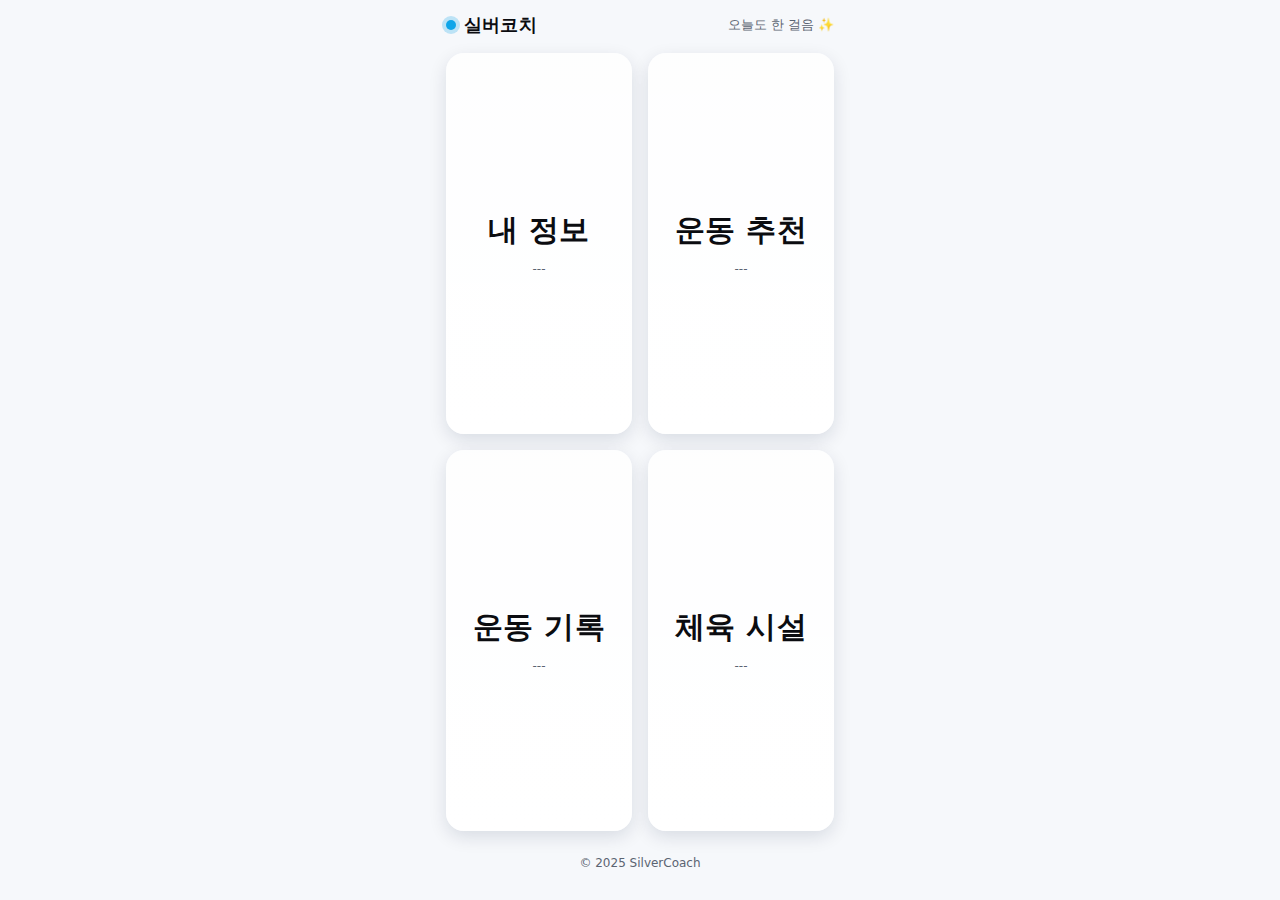
<file: index.html>
<!DOCTYPE html>
<html lang="ko">
<head>
  <meta charset="utf-8" />
  <meta name="viewport" content="width=device-width, initial-scale=1, viewport-fit=cover" />
  <meta name="theme-color" content="#0b0c10" />
  <title>실버코치 · 홈</title>
  <style>
    :root {
      --bg: #0b0c10;        /* 배경 (다크) */
      --card: #151922;      /* 카드 */
      --ink: #eef2f7;       /* 본문 텍스트 */
      --muted: #b5c0d0;     /* 보조 텍스트 */
      --accent: #5eead4;    /* 포인트 */
      --shadow: 0 6px 20px rgba(0,0,0,.25);
      --radius: 18px;
    }
    @media (prefers-color-scheme: light) {
      :root {
        --bg: #f6f8fb;
        --card: #ffffff;
        --ink: #0b0c10;
        --muted: #5b6472;
        --accent: #0ea5e9;
        --shadow: 0 6px 18px rgba(12, 27, 61, .12);
      }
      meta[name="theme-color"] { content: #f6f8fb; }
    }

    * { box-sizing: border-box; }
    html, body { height: 100%; }
    body {
      margin: 0;
      background: var(--bg);
      color: var(--ink);
      font: 16px/1.4 system-ui, -apple-system, Segoe UI, Roboto, Noto Sans KR, Apple SD Gothic Neo, Helvetica, Arial, sans-serif;
      -webkit-font-smoothing: antialiased;
      text-rendering: optimizeLegibility;
    }

    .app {
      min-height: 100svh; /* 모바일 주소창 높이 변화 대응 */
      padding: calc(12px + env(safe-area-inset-top)) 16px calc(16px + env(safe-area-inset-bottom));
      display: flex;
      flex-direction: column;
      gap: 12px;
    }

    .topbar {
      display: flex;
      align-items: center;
      justify-content: space-between;
    }
    .brand {
      font-size: 18px;
      font-weight: 700;
      letter-spacing: .2px;
      display:flex; gap:8px; align-items:center;
    }
    .brand .dot { width:10px; height:10px; border-radius:50%; background: var(--accent); box-shadow: 0 0 0 4px color-mix(in srgb, var(--accent) 25%, transparent); }

    .subtitle { color: var(--muted); font-size: 13px; }

    .grid {
      display: grid;
      grid-template-columns: repeat(2, 1fr);  /* 2열 균등 */
      grid-template-rows: repeat(2, 1fr);     /* 2행 균등 */
      gap: 16px;                              /* 버튼 사이 여백 */
      margin-top: 4px;
      flex: 1; /* 남는 공간 전체 차지 */
    }

    .tile {
      position: relative;
      display: flex;
      align-items: center;
      justify-content: center;
      flex-direction: column;
      gap: 10px;
      text-decoration: none;
      color: inherit;
      background: linear-gradient(180deg, color-mix(in srgb, var(--card) 86%, transparent), var(--card));
      border-radius: var(--radius);
      box-shadow: var(--shadow);
      padding: 16px;
      touch-action: manipulation;
      -webkit-tap-highlight-color: transparent;
      outline: none;
      min-height: 0;   /* grid 비율 계산 방해 안 하도록 */
    }
    .tile:focus-visible { box-shadow: 0 0 0 3px color-mix(in srgb, var(--accent) 60%, transparent), var(--shadow); }
    .tile:active { transform: translateY(1px) scale(0.997); }

    .tile .icon { width: 42px; height: 42px; }
    .tile .label { font-weight: 700; font-size: 30px; letter-spacing: .2px; }
    .tile .hint { font-size: 12px; color: var(--muted); }

    .row { display:flex; align-items:center; gap:10px; }

    .footer { text-align:center; color: var(--muted); font-size: 12px; margin-top: 12px; }

    /* 큰 손가락 터치 고려: 최소 터치영역 48px 이상 */
    .tile { min-height: 120px; }

    @media (min-width: 480px) {
      .app { max-width: 420px; margin: 0 auto; }
    }
  </style>
</head>
<body>
  <main class="app" role="application" aria-label="실버코치 홈 화면">
    <header class="topbar">
      <div class="brand" aria-label="실버코치">
        <span class="dot" aria-hidden="true"></span>
        실버코치
      </div>
      <div class="subtitle">오늘도 한 걸음 ✨</div>
    </header>

    <section class="grid" aria-label="메인 메뉴">
      <a class="tile" href="myinfo.html" role="button" aria-label="내 정보">
        <span class="label">내 정보</span>
        <span class="hint">---</span>
      </a>

      <a class="tile" href="recommend.html" role="button" aria-label="운동 추천">
        <span class="label">운동 추천</span>
        <span class="hint">---</span>
      </a>

      <a class="tile" href="record.html" role="button" aria-label="운동 기록">
        <span class="label">운동 기록</span>
        <span class="hint">---</span>
      </a>

      <a class="tile" href="facility.html" role="button" aria-label="체육 시설">
        <span class="label">체육 시설</span>
        <span class="hint">---</span>
      </a>
    </section>

    <p class="footer" aria-hidden="true">© 2025 SilverCoach</p>
  </main>
</body>
</html>
</file>
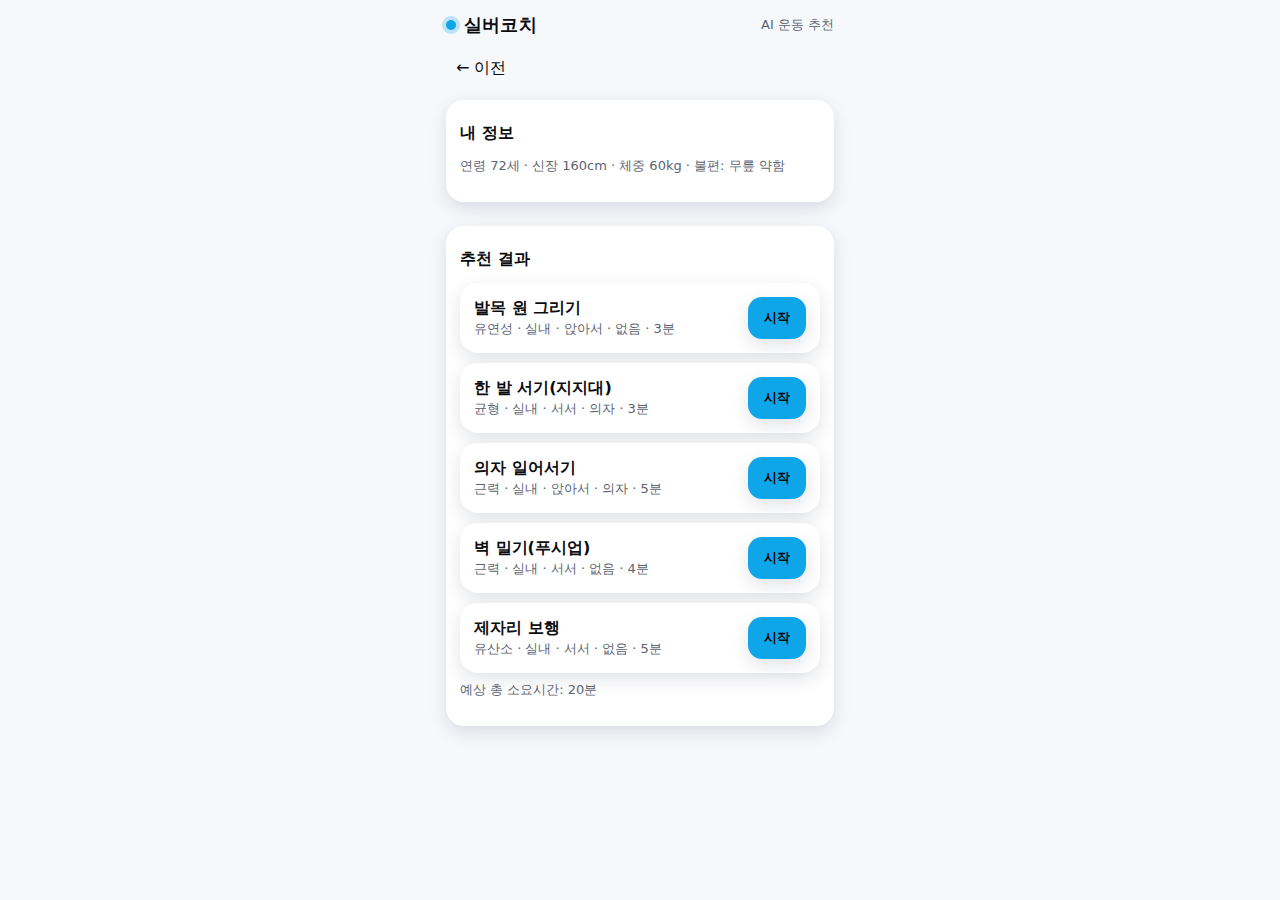
<file: AIrecommend.html>
<!DOCTYPE html>
<html lang="ko">
<head>
  <meta charset="utf-8" />
  <meta name="viewport" content="width=device-width, initial-scale=1, viewport-fit=cover" />
  <meta name="theme-color" content="#0b0c10" />
  <title>실버코치 · AI 운동 추천</title>
  <style>
    :root { --bg:#0b0c10; --card:#151922; --ink:#eef2f7; --muted:#b5c0d0; --accent:#5eead4; --danger:#ef4444; --shadow:0 6px 20px rgba(0,0,0,.25); --radius:18px; }
    @media (prefers-color-scheme: light){
      :root { --bg:#f6f8fb; --card:#fff; --ink:#0b0c10; --muted:#5b6472; --accent:#0ea5e9; --danger:#dc2626; --shadow:0 6px 18px rgba(12,27,61,.12); }
      meta[name="theme-color"]{ content:#f6f8fb; }
    }
    *{ box-sizing:border-box; } html,body{ height:100%; }
    body{ margin:0; background:var(--bg); color:var(--ink);
      font:16px/1.4 system-ui,-apple-system,Segoe UI,Roboto,Noto Sans KR,Apple SD Gothic Neo,Helvetica,Arial,sans-serif;
      -webkit-font-smoothing:antialiased; text-rendering:optimizeLegibility; }
    .app{ min-height:100svh; padding:calc(12px + env(safe-area-inset-top)) 16px calc(16px + env(safe-area-inset-bottom)); display:flex; flex-direction:column; gap:12px; }
    .topbar{ display:flex; align-items:center; justify-content:space-between; gap:8px; }
    .brand{ font-size:18px; font-weight:700; letter-spacing:.2px; display:flex; gap:8px; align-items:center; text-decoration:none; color:inherit; }
    .dot{ width:10px; height:10px; border-radius:50%; background:var(--accent); box-shadow:0 0 0 4px color-mix(in srgb, var(--accent) 25%, transparent); }
    .subtitle{ color:var(--muted); font-size:13px; }
    .toolbar{ display:flex; align-items:center; justify-content:space-between; gap:8px; }
    .back{ text-decoration:none; color:inherit; padding:8px 10px; border-radius:12px; }
    .card{ background:var(--card); border-radius:var(--radius); box-shadow:var(--shadow); padding:14px; }
    .section-title{ font-weight:700; margin: 8px 0 12px; }
    .mutetext{ color:var(--muted); font-size:13px; }
    .btn{ appearance:none; border:0; border-radius:14px; padding:12px 16px; font-weight:700; cursor:pointer; background:var(--accent); color:#0b0c10; box-shadow:var(--shadow); }
    @media (min-width:480px){ .app{ max-width:420px; margin:0 auto; } }

  </style>
</head>
<body>
  <main class="app">
    <header class="topbar">
      <a class="brand" href="index.html"><span class="dot"></span><span>실버코치</span></a>
      <div class="subtitle">AI 운동 추천</div>
    </header>

    <div class="toolbar">
      <a class="back" href="recommend.html">← 이전</a>
      <span></span>
    </div>

    <section class="card">
      <div class="section-title">내 정보</div>
      <p id="uinfo" class="mutetext">—</p>
    </section>

    <section class="card" style="margin-top:12px;">
      <div class="section-title">추천 결과</div>
      <div id="rec-list" style="display:grid; gap:10px;"></div>
      <p class="mutetext" id="total-time" style="margin-top:8px;"></p>
    </section>
  </main>

  <script>
    const KEY_USER='silvercoach.user';
    const KEY_LOGS='silvercoach.logs';

    function defaultUser(){
      return { name:'홍길동', phone:'010-1234-5678', age:72, heightCm:160, weightKg:60, discomfort:'무릎 약함' };
    }
    function loadUser(){ try{ return JSON.parse(localStorage.getItem(KEY_USER)) || defaultUser(); }catch(e){ return defaultUser(); } }
    function loadLogs(){ try{ return JSON.parse(localStorage.getItem(KEY_LOGS)) || []; }catch(e){ return []; } }
    function saveLogs(a){ localStorage.setItem(KEY_LOGS, JSON.stringify(a)); }

    // 운동 DB (데모)
    const EX = [
      { id:'warm_ankle', name:'발목 원 그리기', cat:'유연성', place:'실내', posture:'앉아서', tool:'없음', duration:180, tags:['제자리'], caution:[] },
      { id:'chair_sts', name:'의자 일어서기', cat:'근력', place:'실내', posture:'앉아서', tool:'의자', duration:300, tags:['제자리'], caution:['허리'] },
      { id:'wall_push', name:'벽 밀기(푸시업)', cat:'근력', place:'실내', posture:'서서', tool:'없음', duration:240, tags:['제자리'], caution:['어깨'] },
      { id:'march', name:'제자리 보행', cat:'유산소', place:'실내', posture:'서서', tool:'없음', duration:300, tags:['제자리'], caution:[] },
      { id:'balance_hold', name:'한 발 서기(지지대)', cat:'균형', place:'실내', posture:'서서', tool:'의자', duration:180, tags:['제자리'], caution:['낙상'] },
      { id:'walk_out', name:'실외 걷기', cat:'유산소', place:'실외', posture:'서서', tool:'없음', duration:900, tags:['이동'], caution:['무릎'] }
    ];

    function bmi(hCm, wKg){
      const m = (hCm||0)/100; if(!m) return null; return wKg ? (wKg/(m*m)) : null;
    }

    function recommend(u){
      // 기본 규칙: 실내 저충격 위주, 균형/근력/유연성 + 가벼운 유산소
      const knee = (u.discomfort||'').includes('무릎');
      const back = (u.discomfort||'').includes('허리');
      const shoulder = (u.discomfort||'').includes('어깨');
      const x = [];
      // 준비운동
      x.push('warm_ankle');
      // 균형
      x.push('balance_hold');
      // 근력: 허리 언급 시 의자 일어서기 반복 수를 보수적으로
      x.push('chair_sts');
      // 상체 근력: 어깨 불편시 벽밀기 제외
      if(!shoulder) x.push('wall_push');
      // 유산소: 무릎 불편 or BMI 높은 경우 실내 제자리 보행, 아니면 실외 걷기
      const _bmi = bmi(u.heightCm, u.weightKg);
      const heavier = (_bmi && _bmi >= 27);
      if(knee || heavier){ x.push('march'); } else { x.push('walk_out'); }
      // 중복 제거 & 실내 우선
      const ids = Array.from(new Set(x));
      let recs = ids.map(id=>EX.find(e=>e.id===id)).filter(Boolean);
      if(knee) recs = recs.filter(e=>!e.tags.includes('이동')); // 무릎이면 이동 제외
      return recs;
    }

    function fmtSec(s){ const m=Math.floor(s/60), r=s%60; return (m?m+'분 ':'')+(r?r+'초':''); }

    function render(){
      const u = loadUser();
      document.getElementById('uinfo').textContent =
        `연령 ${u.age||'—'}세 · 신장 ${u.heightCm||'—'}cm · 체중 ${u.weightKg||'—'}kg · 불편: ${u.discomfort||'없음'}`;

      const recs = recommend(u);
      const wrap = document.getElementById('rec-list');
      wrap.innerHTML = '';
      let total = 0;

      recs.forEach(ex=>{
        total += ex.duration;
        const el = document.createElement('div');
        el.className='card';
        el.innerHTML = `
          <div style="display:flex; justify-content:space-between; align-items:center; gap:10px;">
            <div>
              <div style="font-weight:700;">${ex.name}</div>
              <div class="mutetext">${ex.cat} · ${ex.place} · ${ex.posture} · ${ex.tool} · ${fmtSec(ex.duration)}</div>
            </div>
            <button class="btn" data-start="${ex.id}">시작</button>
          </div>`;
        wrap.appendChild(el);
      });

      document.getElementById('total-time').textContent = `예상 총 소요시간: ${fmtSec(total)}`;

      wrap.querySelectorAll('[data-start]').forEach(btn=>{
        btn.addEventListener('click', e=>{
          const id = e.currentTarget.getAttribute('data-start');
          const ex = EX.find(z=>z.id===id);
          const now = new Date();
          const log = {
            date: now.toISOString().slice(0,10),
            startTime: now.toTimeString().slice(0,5),
            name: ex.name, durationSec: ex.duration, completed: true,
            memo: 'AI 추천 실행', rpe:'보통', pain:false, dizzy:false
          };
          const logs = loadLogs(); logs.push(log); saveLogs(logs);
          alert('기록이 저장되었습니다.');
        });
      });
    }
    render();
  </script>
</body>
</html>
</file>
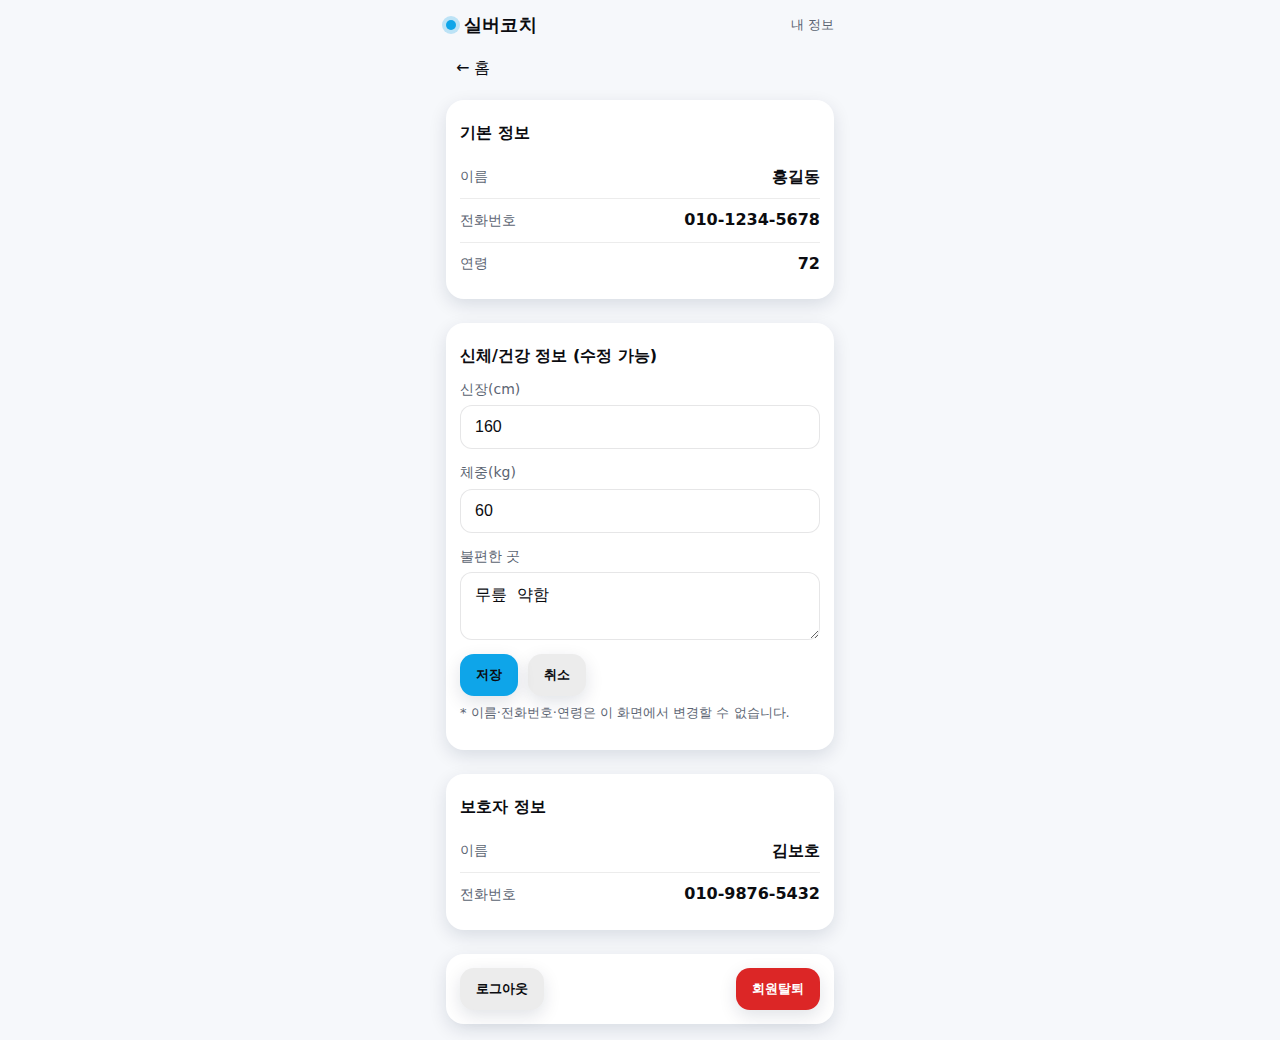
<file: myinfo.html>
<!DOCTYPE html>
<html lang="ko">
<head>
  <meta charset="utf-8" />
  <meta name="viewport" content="width=device-width, initial-scale=1, viewport-fit=cover" />
  <meta name="theme-color" content="#0b0c10" />
  <title>실버코치 · 내 정보</title>
  <style>

    :root {
      --bg: #0b0c10;        /* 배경 (다크) */
      --card: #151922;      /* 카드 */
      --ink: #eef2f7;       /* 본문 텍스트 */
      --muted: #b5c0d0;     /* 보조 텍스트 */
      --accent: #5eead4;    /* 포인트 */
      --danger: #ef4444;    /* 경고 */
      --shadow: 0 6px 20px rgba(0,0,0,.25);
      --radius: 18px;
    }
    @media (prefers-color-scheme: light) {
      :root {
        --bg: #f6f8fb;
        --card: #ffffff;
        --ink: #0b0c10;
        --muted: #5b6472;
        --accent: #0ea5e9;
        --danger: #dc2626;
        --shadow: 0 6px 18px rgba(12, 27, 61, .12);
      }
      meta[name="theme-color"] { content: #f6f8fb; }
    }

    * { box-sizing: border-box; }
    html, body { height: 100%; }
    body {
      margin: 0;
      background: var(--bg);
      color: var(--ink);
      font: 16px/1.4 system-ui, -apple-system, Segoe UI, Roboto, Noto Sans KR, Apple SD Gothic Neo, Helvetica, Arial, sans-serif;
      -webkit-font-smoothing: antialiased;
      text-rendering: optimizeLegibility;
    }

    .app {
      min-height: 100svh;
      padding: calc(12px + env(safe-area-inset-top)) 16px calc(16px + env(safe-area-inset-bottom));
      display: flex;
      flex-direction: column;
      gap: 12px;
    }

    .topbar {
      display: flex;
      align-items: center;
      justify-content: space-between;
      gap: 8px;
    }
    .brand {
      font-size: 18px;
      font-weight: 700;
      letter-spacing: .2px;
      display:flex; gap:8px; align-items:center;
      text-decoration: none; color: inherit;
    }
    .brand .dot { width:10px; height:10px; border-radius:50%; background: var(--accent); box-shadow: 0 0 0 4px color-mix(in srgb, var(--accent) 25%, transparent); }
    .subtitle { color: var(--muted); font-size: 13px; }

    .toolbar { display:flex; align-items:center; justify-content:space-between; gap:8px; }
    .back { text-decoration:none; color:inherit; padding:8px 10px; border-radius:12px; }

    .card { background: var(--card); border-radius: var(--radius); box-shadow: var(--shadow); padding: 14px; }
    .section-title { font-weight: 700; margin: 8px 0 12px; }
    .kv { display:grid; grid-template-columns: 1fr auto; gap: 10px; align-items:center; padding:10px 0; border-bottom:1px solid color-mix(in srgb, var(--ink) 8%, transparent); }
    .kv:last-child { border-bottom:0; }
    .k { color: var(--muted); font-size:14px; }
    .v { font-weight:600; }

    .field { display:grid; gap:6px; margin:10px 0 14px; }
    .input, .textarea {
      width:100%; background: color-mix(in srgb, var(--card) 86%, transparent);
      color: var(--ink); border:1px solid color-mix(in srgb, var(--ink) 10%, transparent);
      border-radius:12px; padding:12px 14px; font-size:16px;
    }
    .textarea { min-height:68px; resize: vertical; }

    .btnrow { display:flex; gap:10px; flex-wrap:wrap; }
    .btn {
      appearance:none; border:0; border-radius:14px; padding:12px 16px; font-weight:700; cursor:pointer;
      background: var(--accent); color:#0b0c10; box-shadow: var(--shadow);
    }
    .btn.secondary { background: color-mix(in srgb, var(--ink) 8%, transparent); color: var(--ink); }
    .btn.danger { background: var(--danger); color:#fff; }

    .muted { color: var(--muted); font-size: 13px; }

    @media (min-width: 480px) { .app { max-width: 420px; margin: 0 auto; } }
  </style>
</head>
<body>
  <main class="app" role="application" aria-label="실버코치 · 내 정보">
    <header class="topbar">
      <a class="brand" href="index.html" aria-label="실버코치 홈으로">
        <span class="dot" aria-hidden="true"></span>
        실버코치
      </a>
      <div class="subtitle">내 정보</div>
    </header>

    <div class="toolbar">
      <a class="back" href="index.html">← 홈</a>
      <span></span>
    </div>

    <!-- 기본 정보 (읽기 전용) -->
    <section class="card" aria-label="기본 정보">
      <div class="section-title">기본 정보</div>
      <div class="kv"><div class="k">이름</div><div class="v" id="v-name">—</div></div>
      <div class="kv"><div class="k">전화번호</div><div class="v" id="v-phone">—</div></div>
      <div class="kv"><div class="k">연령</div><div class="v" id="v-age">—</div></div>
    </section>

    <!-- 수정 가능 영역 -->
    <section class="card" aria-label="신체/건강 정보" style="margin-top:12px;">
      <div class="section-title">신체/건강 정보 (수정 가능)</div>
      <form id="form-myinfo" autocomplete="off">
        <div class="field">
          <label for="height" class="k">신장(cm)</label>
          <input id="height" class="input" type="number" step="0.1" inputmode="decimal" min="80" max="250" required />
        </div>
        <div class="field">
          <label for="weight" class="k">체중(kg)</label>
          <input id="weight" class="input" type="number" step="0.1" inputmode="decimal" min="20" max="200" required />
        </div>
        <div class="field">
          <label for="discomfort" class="k">불편한 곳</label>
          <textarea id="discomfort" class="textarea" placeholder="예: 오른쪽 무릎 통증, 허리 뻐근함"></textarea>
        </div>

        <div class="btnrow">
          <button type="submit" class="btn">저장</button>
          <button type="button" id="btn-cancel" class="btn secondary">취소</button>
        </div>
        <p class="muted" style="margin-top:8px;">* 이름·전화번호·연령은 이 화면에서 변경할 수 없습니다.</p>
      </form>
    </section>

    <!-- 보호자 정보 -->
    <section class="card" aria-label="보호자 정보" style="margin-top:12px;">
      <div class="section-title">보호자 정보</div>
      <div class="kv"><div class="k">이름</div><div class="v" id="v-guardian-name">—</div></div>
      <div class="kv"><div class="k">전화번호</div><div class="v" id="v-guardian-phone">—</div></div>
    </section>

    <!-- 로그아웃 / 회원탈퇴 -->
    <section class="card" aria-label="계정" style="margin-top:12px;">
      <div class="btnrow" style="justify-content:space-between;">
        <button class="btn secondary" id="btn-logout">로그아웃</button>
        <button class="btn danger" id="btn-withdraw">회원탈퇴</button>
      </div>
    </section>
  </main>

  <script>
    // ===== 데이터 저장소 =====
    const KEY = 'silvercoach.user';

    function defaultUser() {
      return {
        name: '홍길동',
        phone: '010-1234-5678',
        age: 72,
        heightCm: 160.0,
        weightKg: 60.0,
        discomfort: '무릎 약함',
        guardian: {
          name: '김보호',
          phone: '010-9876-5432'
        }
      };
    }

    function loadUser() {
      try {
        const raw = localStorage.getItem(KEY);
        return raw ? JSON.parse(raw) : defaultUser();
      } catch (e) {
        return defaultUser();
      }
    }

    function saveUser(u) {
      localStorage.setItem(KEY, JSON.stringify(u));
    }

    let user = loadUser();

    // ===== 화면 바인딩 =====
    function renderView() {
      // 읽기 전용 필드
      document.getElementById('v-name').textContent  = user.name  || '—';
      document.getElementById('v-phone').textContent = user.phone || '—';
      document.getElementById('v-age').textContent   = user.age ?? '—';

      // 보호자 정보
      document.getElementById('v-guardian-name').textContent  = user.guardian?.name  || '—';
      document.getElementById('v-guardian-phone').textContent = user.guardian?.phone || '—';

      // 수정 가능 입력값
      document.getElementById('height').value     = user.heightCm ?? '';
      document.getElementById('weight').value     = user.weightKg ?? '';
      document.getElementById('discomfort').value = user.discomfort ?? '';
    }

    renderView();

    // 저장
    document.getElementById('form-myinfo').addEventListener('submit', (e) => {
      e.preventDefault();

      const height = parseFloat(document.getElementById('height').value);
      const weight = parseFloat(document.getElementById('weight').value);
      const discomfort = document.getElementById('discomfort').value.trim();

      if (isNaN(height) || height < 80 || height > 250) {
        alert('신장은 80~250cm 사이의 숫자로 입력해 주세요.');
        return;
      }
      if (isNaN(weight) || weight < 20 || weight > 200) {
        alert('체중은 20~200kg 사이의 숫자로 입력해 주세요.');
        return;
      }

      user.heightCm = Math.round(height * 10) / 10;
      user.weightKg = Math.round(weight * 10) / 10;
      user.discomfort = discomfort;

      saveUser(user);
      alert('저장되었습니다.');
      renderView();
    });

    // 취소(입력값 되돌리기)
    document.getElementById('btn-cancel').addEventListener('click', () => {
      renderView();
      alert('변경을 취소했습니다.');
    });

    // 로그아웃 (데모)
    document.getElementById('btn-logout').addEventListener('click', () => {
      alert('로그아웃되었습니다. (데모)');
      location.href = 'index.html';
    });

    // 회원탈퇴 (데모)
    document.getElementById('btn-withdraw').addEventListener('click', () => {
      if (!confirm('정말 회원탈퇴 하시겠습니까?\n저장된 내 정보가 삭제됩니다.')) return;
      localStorage.removeItem(KEY);
      alert('회원탈퇴가 처리되었습니다. (데모)');
      location.href = 'index.html';
    });
  </script>
</body>
</html>
</file>
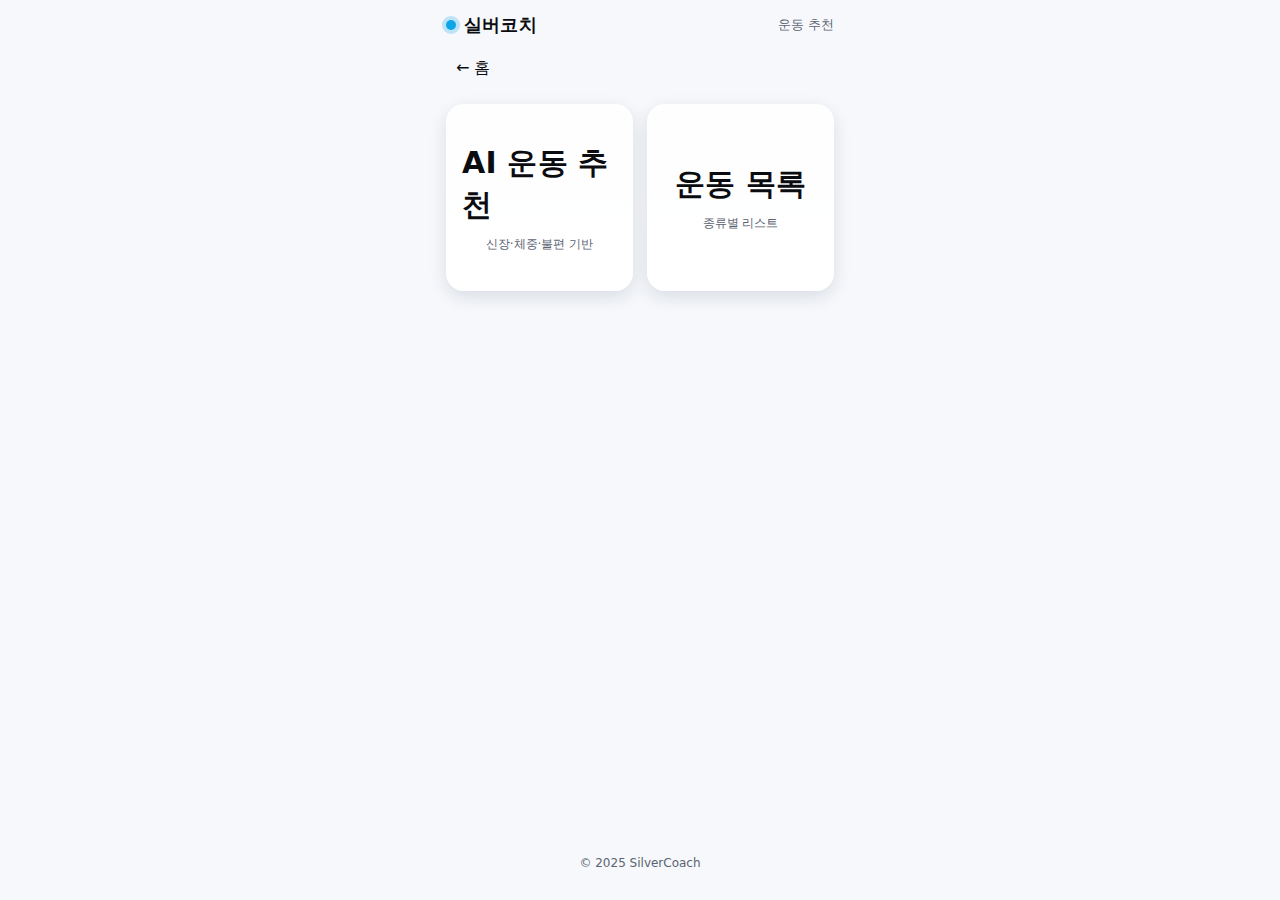
<file: recommend.html>
<!DOCTYPE html>
<html lang="ko">
<head>
  <meta charset="utf-8" />
  <meta name="viewport" content="width=device-width, initial-scale=1, viewport-fit=cover" />
  <meta name="theme-color" content="#0b0c10" />
  <title>실버코치 · 운동 추천</title>
  <style>
    :root {
      --bg: #0b0c10;        /* 배경 (다크) */
      --card: #151922;      /* 카드 */
      --ink: #eef2f7;       /* 본문 텍스트 */
      --muted: #b5c0d0;     /* 보조 텍스트 */
      --accent: #5eead4;    /* 포인트 */
      --shadow: 0 6px 20px rgba(0,0,0,.25);
      --radius: 18px;
    }
    @media (prefers-color-scheme: light) {
      :root {
        --bg: #f6f8fb;
        --card: #ffffff;
        --ink: #0b0c10;
        --muted: #5b6472;
        --accent: #0ea5e9;
        --shadow: 0 6px 18px rgba(12, 27, 61, .12);
      }
      meta[name="theme-color"] { content: #f6f8fb; }
    }

    * { box-sizing: border-box; }
    html, body { height: 100%; }
    body {
      margin: 0;
      background: var(--bg);
      color: var(--ink);
      font: 16px/1.4 system-ui, -apple-system, Segoe UI, Roboto, Noto Sans KR, Apple SD Gothic Neo, Helvetica, Arial, sans-serif;
      -webkit-font-smoothing: antialiased;
      text-rendering: optimizeLegibility;
    }

    .app {
      min-height: 100svh;
      padding: calc(12px + env(safe-area-inset-top)) 16px calc(16px + env(safe-area-inset-bottom));
      display: flex;
      flex-direction: column;
      gap: 12px;
    }

    .topbar {
      display: flex;
      align-items: center;
      justify-content: space-between;
    }
    .brand {
      font-size: 18px;
      font-weight: 700;
      letter-spacing: .2px;
      display:flex; gap:8px; align-items:center;
      text-decoration: none; color: inherit;
    }
    .brand .dot { width:10px; height:10px; border-radius:50%; background: var(--accent); box-shadow: 0 0 0 4px color-mix(in srgb, var(--accent) 25%, transparent); }
    .subtitle { color: var(--muted); font-size: 13px; }

    .grid {
      display: grid;
      grid-template-columns: repeat(2, minmax(0, 1fr));
      gap: 14px;
      margin-top: 4px;
      flex: 1;
    }

    .tile {
      position: relative;
      display: flex;
      align-items: center;
      justify-content: center;
      flex-direction: column;
      gap: 10px;
      text-decoration: none;
      color: inherit;
      background: linear-gradient(180deg, color-mix(in srgb, var(--card) 86%, transparent), var(--card));
      border-radius: var(--radius);
      box-shadow: var(--shadow);
      aspect-ratio: 1 / 1;
      padding: 16px;
      touch-action: manipulation;
      -webkit-tap-highlight-color: transparent;
      outline: none;
      min-height: 120px;
    }
    .tile:focus-visible { box-shadow: 0 0 0 3px color-mix(in srgb, var(--accent) 60%, transparent), var(--shadow); }
    .tile:active { transform: translateY(1px) scale(0.997); }

    .tile .label { font-weight: 700; font-size: 30px; letter-spacing: .2px; }
    .tile .hint { font-size: 12px; color: var(--muted); }

    .footer { text-align:center; color: var(--muted); font-size: 12px; margin-top: 12px; }

    @media (min-width: 480px) {
      .app { max-width: 420px; margin: 0 auto; }
    }

    .back { text-decoration:none; color:inherit; padding:8px 10px; border-radius:12px; }
  </style>
</head>
<body>
  <main class="app" role="application" aria-label="실버코치 · 운동 추천 메뉴">
    <header class="topbar">
      <a class="brand" href="index.html" aria-label="실버코치 홈">
        <span class="dot" aria-hidden="true"></span>
        실버코치
      </a>
      <div class="subtitle">운동 추천</div>
    </header>

    <a class="back" href="index.html">← 홈</a>

    <section class="grid" aria-label="운동 추천 메뉴">
      <a class="tile" href="AIrecommend.html" role="button" aria-label="AI 운동 추천으로 이동">
        <span class="label">AI 운동 추천</span>
        <span class="hint">신장·체중·불편 기반</span>
      </a>

      <a class="tile" href="sportsList.html" role="button" aria-label="운동 목록으로 이동">
        <span class="label">운동 목록</span>
        <span class="hint">종류별 리스트</span>
      </a>
    </section>

    <p class="footer" aria-hidden="true">© 2025 SilverCoach</p>
  </main>
</body>
</html>
</file>
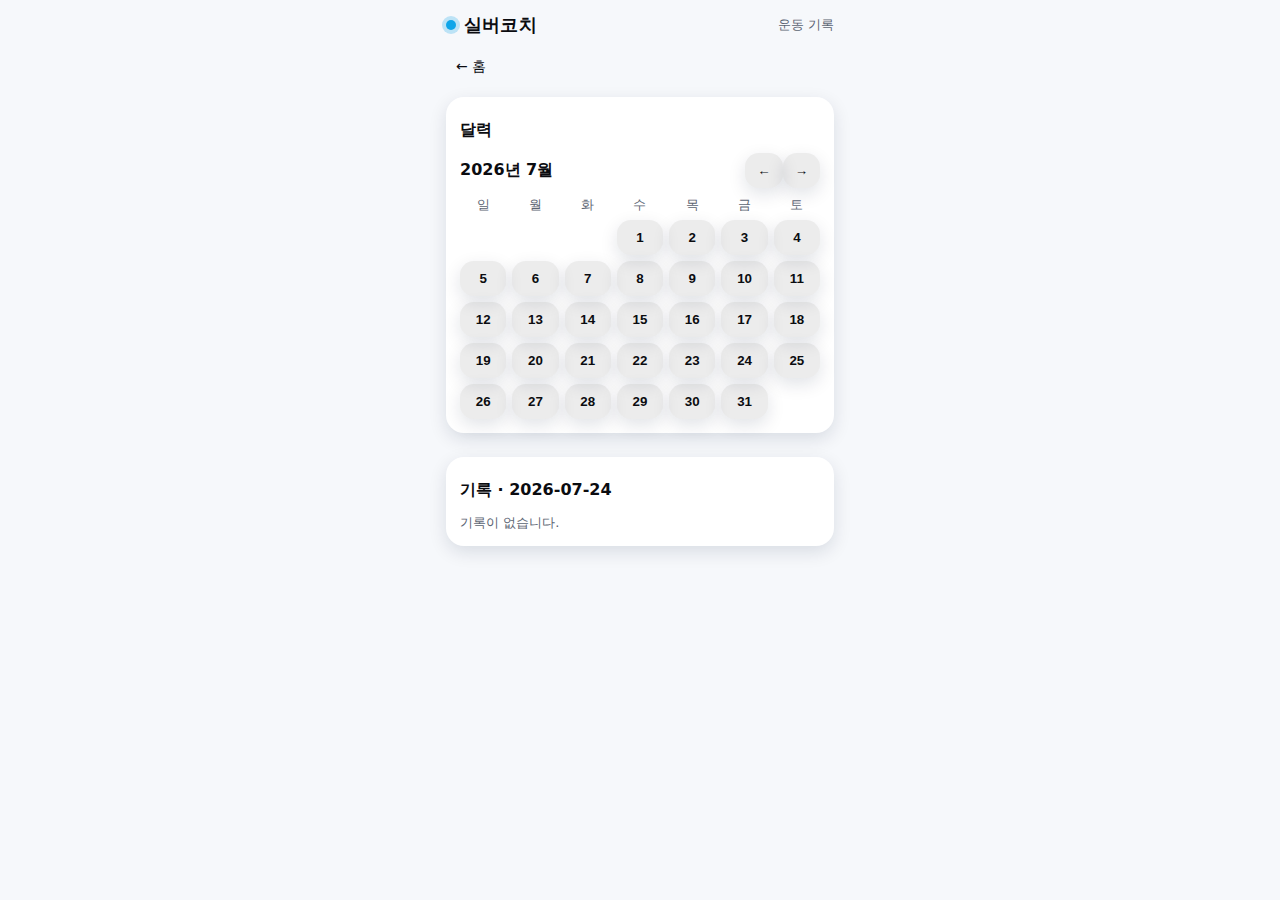
<file: record.html>
<!DOCTYPE html>
<html lang="ko">
<head>
  <meta charset="utf-8" />
  <meta name="viewport" content="width=device-width, initial-scale=1, viewport-fit=cover" />
  <meta name="theme-color" content="#0b0c10" />
  <title>실버코치 · 운동 기록</title>
  <style>
    :root {
      --bg:#0b0c10; --card:#151922; --ink:#eef2f7; --muted:#b5c0d0;
      --accent:#5eead4; --danger:#ef4444; --shadow:0 6px 20px rgba(0,0,0,.25); --radius:18px;
    }
    @media (prefers-color-scheme: light){
      :root { --bg:#f6f8fb; --card:#fff; --ink:#0b0c10; --muted:#5b6472; --accent:#0ea5e9; --danger:#dc2626; --shadow:0 6px 18px rgba(12,27,61,.12); }
      meta[name="theme-color"]{ content:#f6f8fb; }
    }
    *{ box-sizing:border-box; } html,body{ height:100%; }
    body{
      margin:0; background:var(--bg); color:var(--ink);
      font:16px/1.4 system-ui,-apple-system,Segoe UI,Roboto,Noto Sans KR,Apple SD Gothic Neo,Helvetica,Arial,sans-serif;
      -webkit-font-smoothing:antialiased; text-rendering:optimizeLegibility;
    }
    .app{ min-height:100svh; padding:calc(12px + env(safe-area-inset-top)) 16px calc(16px + env(safe-area-inset-bottom)); display:flex; flex-direction:column; gap:12px; }
    .topbar{ display:flex; align-items:center; justify-content:space-between; }
    .brand{ font-size:18px; font-weight:700; letter-spacing:.2px; display:flex; gap:8px; align-items:center; text-decoration:none; color:inherit; }
    .brand .dot{ width:10px; height:10px; border-radius:50%; background:var(--accent); box-shadow:0 0 0 4px color-mix(in srgb, var(--accent) 25%, transparent); }
    .subtitle{ color:var(--muted); font-size:13px; }
    .toolbar{ display:flex; align-items:center; gap:8px; }
    .back{ text-decoration:none; color:inherit; font-size:14px; padding:8px 10px; border-radius:12px; }

    .card{ background:var(--card); border-radius:var(--radius); box-shadow:var(--shadow); padding:14px; }
    .section-title{ font-weight:700; margin:8px 0 12px; }
    .mutetext{ color:var(--muted); font-size:13px; }

    .btn{ appearance:none; border:0; border-radius:14px; padding:10px 12px; font-weight:700; cursor:pointer; background:var(--accent); color:#0b0c10; box-shadow:var(--shadow); }
    .btn.secondary{ background: color-mix(in srgb, var(--ink) 8%, transparent); color:var(--ink); }

    @media (min-width:480px){ .app{ max-width:420px; margin:0 auto; } }
  </style>
</head>
<body>
  <main class="app" role="application" aria-label="실버코치 · 운동 기록">
    <header class="topbar">
      <a class="brand" href="index.html" aria-label="실버코치 홈으로">
        <span class="dot" aria-hidden="true"></span> 실버코치
      </a>
      <div class="subtitle">운동 기록</div>
    </header>

    <div class="toolbar">
      <a class="back" href="index.html">← 홈</a>
    </div>

    <!-- 달력 -->
    <section class="card" aria-label="달력">
      <div class="section-title">달력</div>
      <div id="calendar" style="display:grid; gap:8px;"></div>
    </section>

    <!-- 선택 날짜 기록 -->
    <section class="card" aria-label="선택 날짜 기록" style="margin-top:12px;">
      <div class="section-title" id="day-title">기록(날짜 선택)</div>
      <div id="day-list" style="display:grid; gap:10px;"></div>
    </section>
  </main>

  <script>
    const KEY_LOGS = 'silvercoach.logs';

    function loadLogs(){ try{ return JSON.parse(localStorage.getItem(KEY_LOGS)) || []; }catch(e){ return []; } }
    function fmtSec(s){ const m=Math.floor(s/60), r=s%60; return (m?m+'분 ':'')+(r?r+'초':''); }

    const calEl = document.getElementById('calendar');
    const dayTitle = document.getElementById('day-title');
    const dayList = document.getElementById('day-list');

    function makeCalendar(year, month){ // month 0-11
      calEl.innerHTML = '';

      // 상단 (월 전후 이동)
      const header = document.createElement('div');
      header.style.display='flex'; header.style.alignItems='center'; header.style.justifyContent='space-between';
      const title = document.createElement('div'); title.style.fontWeight='700'; title.textContent = `${year}년 ${month+1}월`;
      const nav = document.createElement('div');
      const prev = document.createElement('button'); prev.className='btn secondary'; prev.textContent='←';
      const next = document.createElement('button'); next.className='btn secondary'; next.textContent='→';
      nav.appendChild(prev); nav.appendChild(next);
      header.appendChild(title); header.appendChild(nav);
      calEl.appendChild(header);

      // 요일 헤더
      const days = ['일','월','화','수','목','금','토'];
      const grid = document.createElement('div');
      grid.style.display='grid'; grid.style.gridTemplateColumns='repeat(7,1fr)'; grid.style.gap='6px';
      days.forEach(d=>{ const s=document.createElement('div'); s.className='mutetext'; s.style.textAlign='center'; s.textContent=d; grid.appendChild(s); });

      // 빈 칸 + 날짜 셀
      const first = new Date(year, month, 1);
      const last = new Date(year, month+1, 0);
      for(let i=0;i<first.getDay();i++){ grid.appendChild(document.createElement('div')); }

      // 날짜별 기록 유무 표시
      const logs = loadLogs();
      const map = {};
      logs.forEach(l=>{ (map[l.date] ||= 0); map[l.date]++; });

      for(let d=1; d<=last.getDate(); d++){
        const btn = document.createElement('button');
        btn.className='btn secondary'; btn.style.padding='10px 0';
        const dateStr = `${year}-${String(month+1).padStart(2,'0')}-${String(d).padStart(2,'0')}`;
        btn.textContent = d;
        if(map[dateStr]){ btn.style.outline = '2px solid var(--accent)'; btn.title = `${map[dateStr]}개 기록`; }
        btn.addEventListener('click', ()=> showDay(dateStr));
        grid.appendChild(btn);
      }

      calEl.appendChild(grid);

      prev.addEventListener('click', ()=>{
        const dt = new Date(year, month, 1); dt.setMonth(dt.getMonth()-1);
        makeCalendar(dt.getFullYear(), dt.getMonth());
      });
      next.addEventListener('click', ()=>{
        const dt = new Date(year, month, 1); dt.setMonth(dt.getMonth()+1);
        makeCalendar(dt.getFullYear(), dt.getMonth());
      });
    }

    function showDay(dateStr){
      dayTitle.textContent = `기록 · ${dateStr}`;
      const logs = loadLogs().filter(l=>l.date === dateStr);
      dayList.innerHTML = '';
      if(!logs.length){
        dayList.innerHTML = '<div class="mutetext">기록이 없습니다.</div>';
        return;
      }
      logs.forEach(l=>{
        const card = document.createElement('div');
        card.className = 'card';
        card.innerHTML = `
          <div style="display:grid; gap:6px;">
            <div style="display:flex; justify-content:space-between; align-items:center;">
              <div style="font-weight:700;">${l.name}</div>
              <div class="mutetext">${l.startTime || '-'}</div>
            </div>
            <div class="mutetext">진행 시간 ${fmtSec(l.durationSec || 0)} · 완료 ${l.completed ? 'Y' : 'N'}</div>
          </div>
        `;
        dayList.appendChild(card);
      });
    }

    // 초기 렌더
    const now = new Date();
    makeCalendar(now.getFullYear(), now.getMonth());
    // 오늘 날짜 자동 표시 (기록 없으면 "기록이 없습니다.")
    showDay(new Date().toISOString().slice(0,10));
  </script>
</body>
</html>
</file>
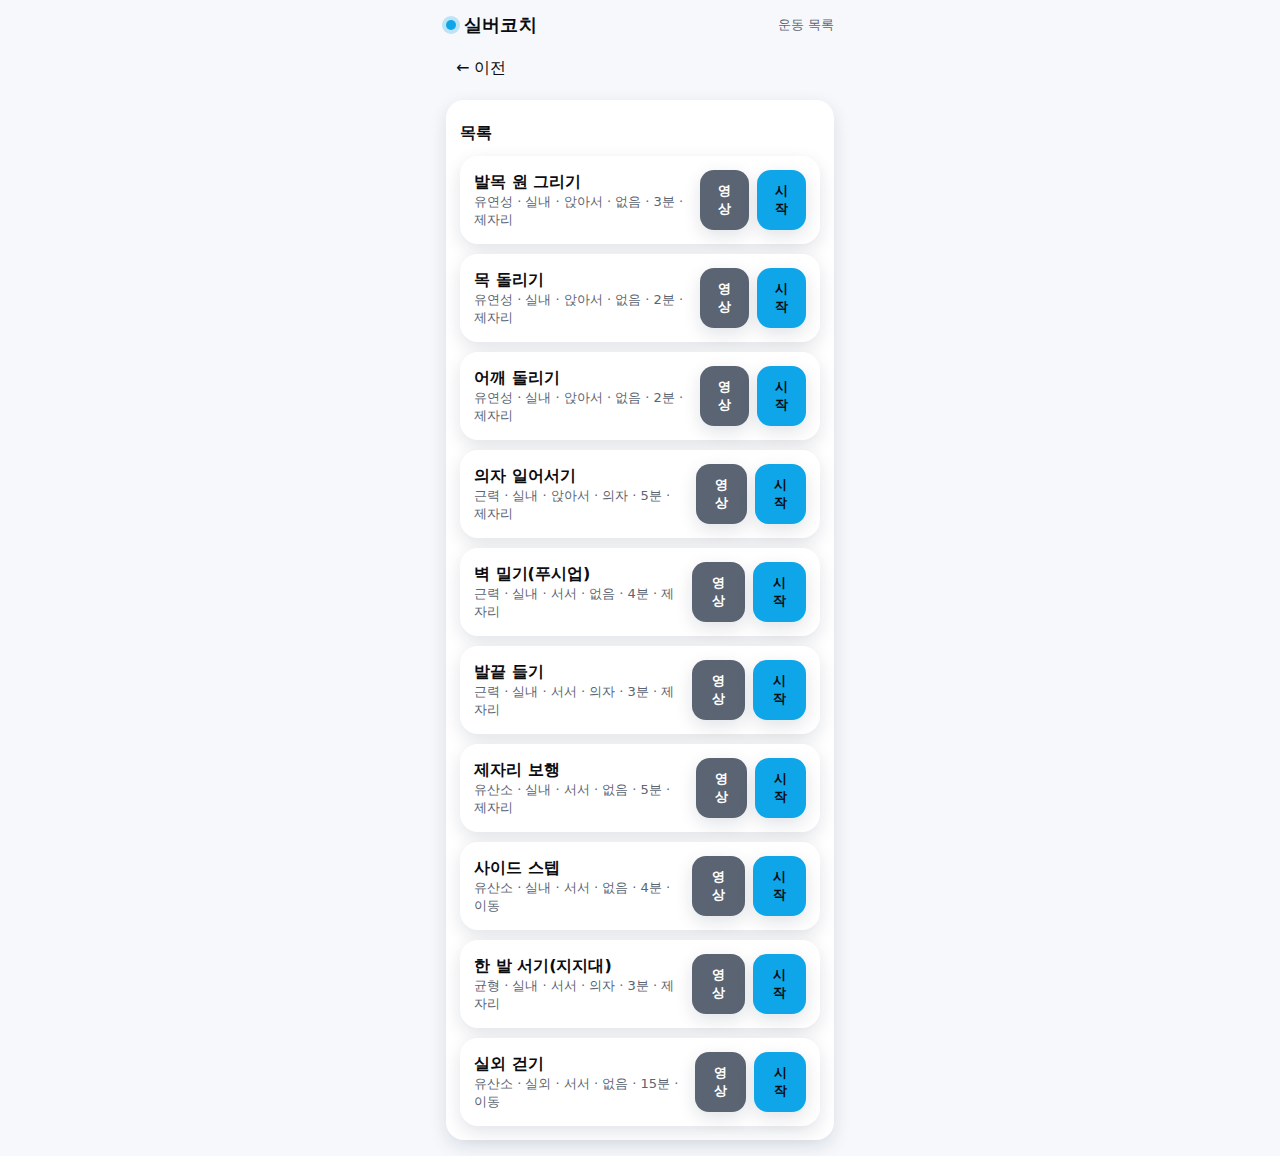
<file: sportsList.html>
<!DOCTYPE html>
<html lang="ko">
<head>
  <meta charset="utf-8" />
  <meta name="viewport" content="width=device-width, initial-scale=1, viewport-fit=cover" />
  <meta name="theme-color" content="#0b0c10" />
  <title>실버코치 · 운동 목록</title>
  <style>
    :root { --bg:#0b0c10; --card:#151922; --ink:#eef2f7; --muted:#b5c0d0; --accent:#5eead4; --danger:#ef4444; --shadow:0 6px 20px rgba(0,0,0,.25); --radius:18px; }
    @media (prefers-color-scheme: light){
      :root { --bg:#f6f8fb; --card:#fff; --ink:#0b0c10; --muted:#5b6472; --accent:#0ea5e9; --danger:#dc2626; --shadow:0 6px 18px rgba(12,27,61,.12); }
      meta[name="theme-color"]{ content:#f6f8fb; }
    }
    *{ box-sizing:border-box; } html,body{ height:100%; }
    body{ margin:0; background:var(--bg); color:var(--ink);
      font:16px/1.4 system-ui,-apple-system,Segoe UI,Roboto,Noto Sans KR,Apple SD Gothic Neo,Helvetica,Arial,sans-serif;
      -webkit-font-smoothing:antialiased; text-rendering:optimizeLegibility; }
    .app{ min-height:100svh; padding:calc(12px + env(safe-area-inset-top)) 16px calc(16px + env(safe-area-inset-bottom)); display:flex; flex-direction:column; gap:12px; }
    .topbar{ display:flex; align-items:center; justify-content:space-between; gap:8px; }
    .brand{ font-size:18px; font-weight:700; letter-spacing:.2px; display:flex; gap:8px; align-items:center; text-decoration:none; color:inherit; }
    .dot{ width:10px; height:10px; border-radius:50%; background:var(--accent); box-shadow:0 0 0 4px color-mix(in srgb, var(--accent) 25%, transparent); }
    .subtitle{ color:var(--muted); font-size:13px; }
    .toolbar{ display:flex; align-items:center; justify-content:space-between; gap:8px; }
    .back{ text-decoration:none; color:inherit; padding:8px 10px; border-radius:12px; }
    .card{ background:var(--card); border-radius:var(--radius); box-shadow:var(--shadow); padding:14px; }
    .section-title{ font-weight:700; margin: 8px 0 12px; }
    .mutetext{ color:var(--muted); font-size:13px; }
    .btn{ appearance:none; border:0; border-radius:14px; padding:12px 16px; font-weight:700; cursor:pointer; background:var(--accent); color:#0b0c10; box-shadow:var(--shadow); }
    .btn-video{ background:var(--muted); color:#fff; }
    @media (min-width:480px){ .app{ max-width:420px; margin:0 auto; } }
  </style>
</head>
<body>
  <main class="app">
    <header class="topbar">
      <a class="brand" href="index.html"><span class="dot"></span><span>실버코치</span></a>
      <div class="subtitle">운동 목록</div>
    </header>

    <div class="toolbar">
      <a class="back" href="recommend.html">← 이전</a>
      <span></span>
    </div>

    <section class="card">
      <div class="section-title">목록</div>
      <div id="list" style="display:grid; gap:10px;"></div>
    </section>
  </main>

  <script>
    const KEY_LOGS='silvercoach.logs';
    function loadLogs(){ try{ return JSON.parse(localStorage.getItem(KEY_LOGS)) || []; }catch(e){ return []; } }
    function saveLogs(a){ localStorage.setItem(KEY_LOGS, JSON.stringify(a)); }

    const EX = [
      { id:'warm_ankle', name:'발목 원 그리기', cat:'유연성', place:'실내', posture:'앉아서', tool:'없음', duration:180, tags:['제자리'] },
      { id:'neck_roll', name:'목 돌리기', cat:'유연성', place:'실내', posture:'앉아서', tool:'없음', duration:120, tags:['제자리'] },
      { id:'shoulder_roll', name:'어깨 돌리기', cat:'유연성', place:'실내', posture:'앉아서', tool:'없음', duration:120, tags:['제자리'] },
      { id:'chair_sts', name:'의자 일어서기', cat:'근력', place:'실내', posture:'앉아서', tool:'의자', duration:300, tags:['제자리'] },
      { id:'wall_push', name:'벽 밀기(푸시업)', cat:'근력', place:'실내', posture:'서서', tool:'없음', duration:240, tags:['제자리'] },
      { id:'calf_raise', name:'발끝 들기', cat:'근력', place:'실내', posture:'서서', tool:'의자', duration:180, tags:['제자리'] },
      { id:'march', name:'제자리 보행', cat:'유산소', place:'실내', posture:'서서', tool:'없음', duration:300, tags:['제자리'] },
      { id:'side_steps', name:'사이드 스텝', cat:'유산소', place:'실내', posture:'서서', tool:'없음', duration:240, tags:['이동'] },
      { id:'balance_hold', name:'한 발 서기(지지대)', cat:'균형', place:'실내', posture:'서서', tool:'의자', duration:180, tags:['제자리'] },
      { id:'walk_out', name:'실외 걷기', cat:'유산소', place:'실외', posture:'서서', tool:'없음', duration:900, tags:['이동'] }
    ];

    function fmtSec(s){ const m=Math.floor(s/60), r=s%60; return (m?m+'분 ':'')+(r?r+'초':''); }

    function render(){
      const wrap = document.getElementById('list');
      wrap.innerHTML = '';
      EX.forEach(ex=>{
        const el = document.createElement('div');
        el.className='card';
        el.innerHTML = `
          <div style="display:flex; justify-content:space-between; align-items:center; gap:10px;">
            <div>
              <div style="font-weight:700;">${ex.name}</div>
              <div class="mutetext">${ex.cat} · ${ex.place} · ${ex.posture} · ${ex.tool} · ${fmtSec(ex.duration)} · ${ex.tags.join('/')}</div>
            </div>
            <div style="display:flex; gap:8px;">
              <button class="btn btn-video" data-video="${ex.id}">영상</button>
              <button class="btn" data-start="${ex.id}">시작</button>
            </div>
          </div>
        `;
        wrap.appendChild(el);
      });

      // 시작 버튼 이벤트
      wrap.querySelectorAll('[data-start]').forEach(btn=>{
        btn.addEventListener('click', e=>{
          const id = e.currentTarget.getAttribute('data-start');
          const ex = EX.find(z=>z.id===id);
          const now = new Date();
          const log = {
            date: now.toISOString().slice(0,10),
            startTime: now.toTimeString().slice(0,5),
            name: ex.name, durationSec: ex.duration, completed: true,
            memo: '목록에서 시작', rpe:'보통', pain:false, dizzy:false
          };
          const logs = loadLogs(); logs.push(log); saveLogs(logs);
          alert('운동을 시작합니다.');
        });
      });

      // 영상 버튼 이벤트
      wrap.querySelectorAll('[data-video]').forEach(btn=>{
        btn.addEventListener('click', e=>{
          const id = e.currentTarget.getAttribute('data-video');
          const ex = EX.find(z=>z.id===id);
          alert(`"${ex.name}" 운동 영상 보기`);
          // 실제 영상 연결 시: window.open(`videos/${id}.mp4`, '_blank');
        });
      });
    }
    render();
  </script>
</body>
</html>
</file>
